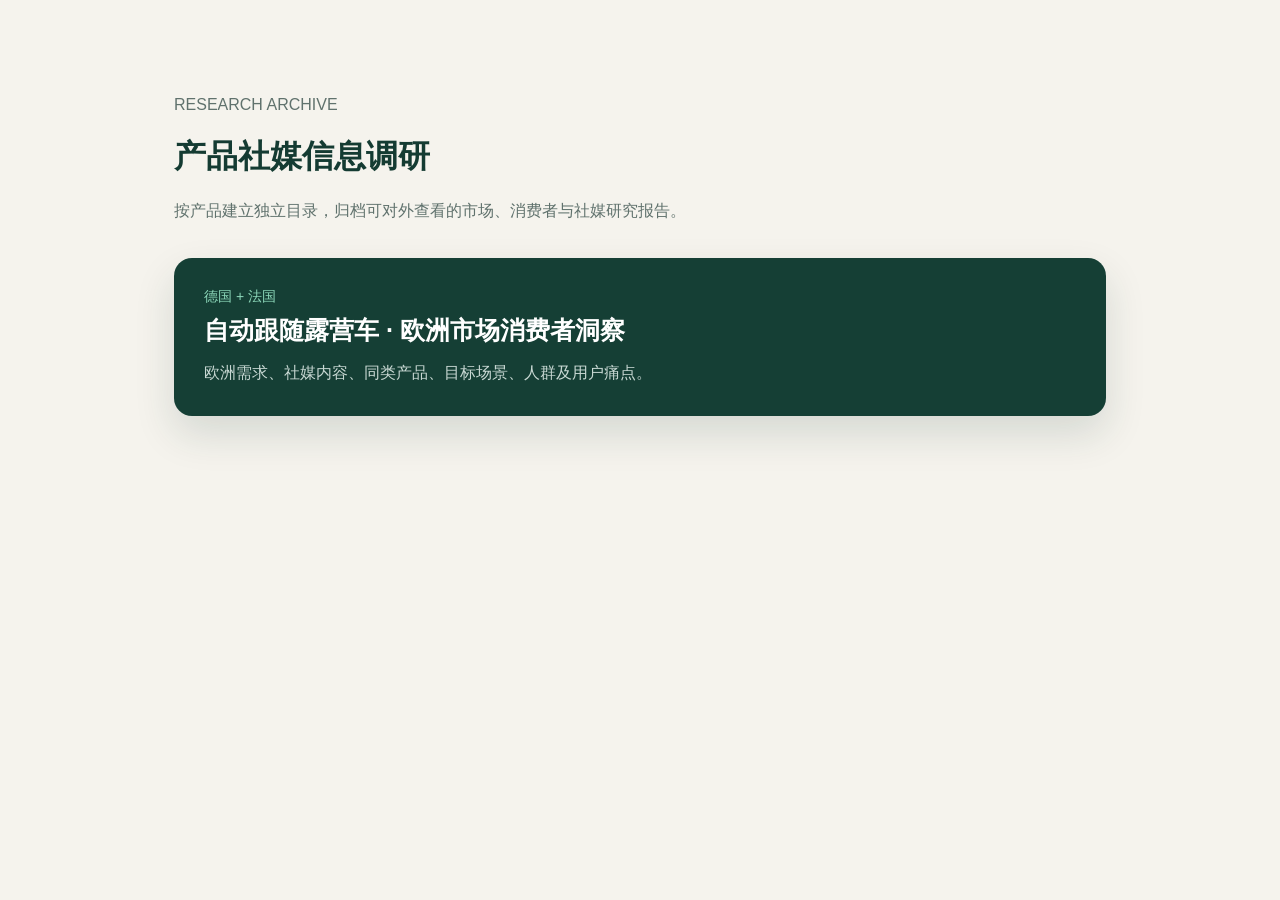
<file: index.html>
<!doctype html>
<html lang="zh-CN">
<head>
  <meta charset="utf-8">
  <meta name="viewport" content="width=device-width, initial-scale=1">
  <title>产品社媒信息调研</title>
  <style>
    *{box-sizing:border-box}body{margin:0;background:#f5f3ed;color:#143b32;font-family:-apple-system,BlinkMacSystemFont,"Segoe UI","PingFang SC",sans-serif}
    main{max-width:980px;margin:0 auto;padding:80px 24px}p{color:#60726d}a{display:block;margin-top:36px;padding:30px;border-radius:18px;background:#153f35;color:#fff;text-decoration:none;box-shadow:0 18px 40px rgba(20,59,50,.14)}
    a span{display:block;margin-bottom:8px;color:#8dd8ba;font-size:14px}a strong{font-size:25px}a p{margin:12px 0 0;color:#c8d8d3;line-height:1.7}
  </style>
</head>
<body>
  <main>
    <p>RESEARCH ARCHIVE</p>
    <h1>产品社媒信息调研</h1>
    <p>按产品建立独立目录，归档可对外查看的市场、消费者与社媒研究报告。</p>
    <a href="./自动跟随露营车-欧洲市场/">
      <span>德国 + 法国</span>
      <strong>自动跟随露营车 · 欧洲市场消费者洞察</strong>
      <p>欧洲需求、社媒内容、同类产品、目标场景、人群及用户痛点。</p>
    </a>
  </main>
</body>
</html>
</file>
